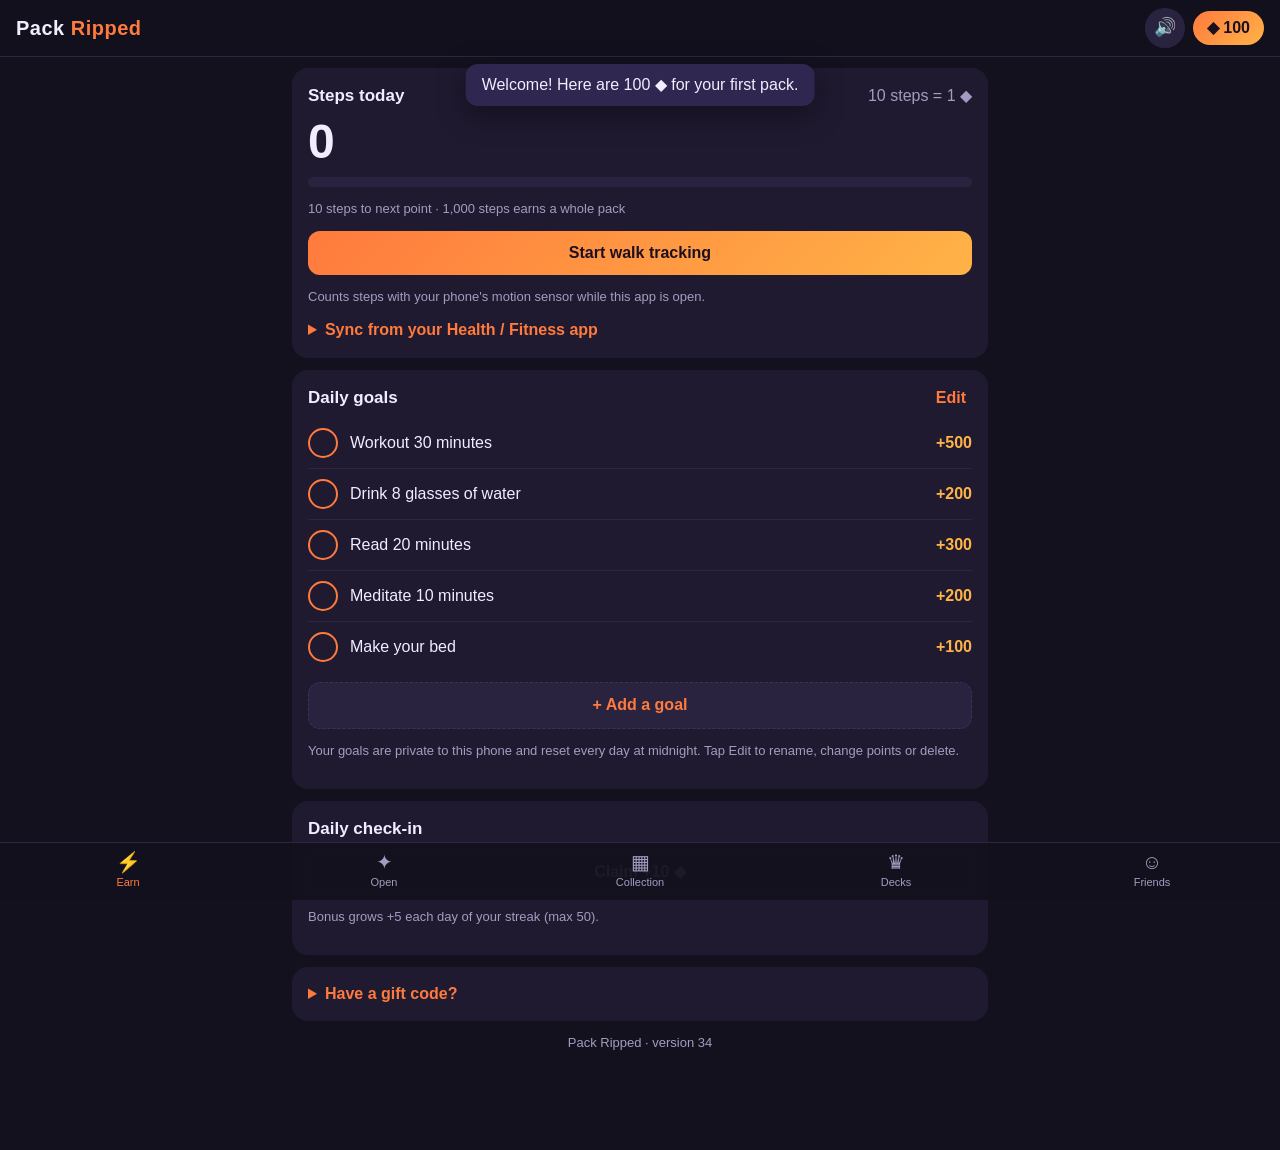
<file: index.html>
<!DOCTYPE html>
<html lang="en">
<head>
  <meta charset="utf-8">
  <meta name="viewport" content="width=device-width, initial-scale=1, viewport-fit=cover">
  <meta name="theme-color" content="#14111f">
  <meta name="apple-mobile-web-app-capable" content="yes">
  <meta name="mobile-web-app-capable" content="yes">
  <meta name="apple-mobile-web-app-status-bar-style" content="black-translucent">
  <meta name="apple-mobile-web-app-title" content="Pack Ripped">
  <title>Pack Ripped</title>
  <link rel="manifest" href="manifest.webmanifest">
  <link rel="icon" href="icons/icon.svg" type="image/svg+xml">
  <link rel="apple-touch-icon" href="icons/icon-180.png">
  <link rel="stylesheet" href="styles.css?v=34">
</head>
<body>
  <header class="topbar">
    <div class="brand">Pack <span>Ripped</span></div>
    <button class="sound-btn" id="soundBtn" aria-label="Sound on or off">🔊</button>
    <div class="points-chip" id="pointsChip" aria-live="polite">
      <span class="coin">◆</span> <b id="pointsVal">0</b>
    </div>
  </header>

  <main>
    <!-- EARN -->
    <section id="view-earn" class="view active">
      <div class="card-panel steps-panel">
        <div class="panel-head">
          <h2>Steps today</h2>
          <span class="muted" id="stepRate"></span>
        </div>
        <div class="step-big"><span id="stepsToday">0</span></div>
        <div class="progress"><div id="stepProgress"></div></div>
        <p class="muted small" id="stepNext"></p>
        <div class="row">
          <button class="btn primary" id="walkBtn">Start walk tracking</button>
        </div>
        <p class="muted small" id="walkStatus">Counts steps with your phone's motion sensor while this app is open.</p>
        <details class="manual">
          <summary>Sync from your Health / Fitness app</summary>
          <p class="muted small">Open your Health app and enter today's step total here. You only earn for new steps, so nothing gets counted twice.</p>
          <form id="manualStepsForm" class="row">
            <input type="number" inputmode="numeric" min="0" max="200000" id="manualSteps" placeholder="Today's total steps">
            <button class="btn" type="submit">Sync</button>
          </form>
        </details>
      </div>

      <div class="card-panel">
        <div class="panel-head">
          <h2>Daily goals</h2>
          <button class="link-btn" id="editTasksBtn">Edit</button>
        </div>
        <ul class="task-list" id="taskList"></ul>
        <button class="btn wide add-goal" id="addGoalBtn">+ Add a goal</button>
        <form id="addTaskForm" class="add-task hidden">
          <input id="newTaskName" placeholder="New task (e.g. 20 push-ups)" maxlength="60" required>
          <input id="newTaskPts" type="number" inputmode="numeric" min="1" max="5000" value="100" required>
          <button class="btn" type="submit">Add</button>
        </form>
        <p class="muted small">Your goals are private to this phone and reset every day at midnight. Tap Edit to rename, change points or delete.</p>
      </div>

      <div class="card-panel">
        <div class="panel-head"><h2>Daily check-in</h2></div>
        <button class="btn wide" id="checkinBtn">Claim daily bonus</button>
        <p class="muted small" id="streakText"></p>
      </div>
      <div class="card-panel">
        <details class="manual" style="margin-top:0">
          <summary>Have a gift code?</summary>
          <form id="giftForm" class="row">
            <input id="giftCode" placeholder="GIFT-XXXX-XXXX" autocapitalize="characters" autocorrect="off" spellcheck="false" maxlength="30">
            <button class="btn primary" type="submit" style="flex:none">Redeem</button>
          </form>
        </details>
      </div>
      <p class="muted small center-text">Pack Ripped · version 34</p>
    </section>

    <!-- OPEN -->
    <section id="view-open" class="view">
      <div class="seg game-switch" id="gameSwitch">
        <button data-game="magic" class="on">Magic</button>
        <button data-game="pokemon">Pokémon</button>
        <button data-game="squishy">Squishies</button>
      </div>
      <div id="squishRoot" class="hidden"></div>
      <button class="pw-entry random-entry" id="openRandom">
        <span class="pw-entry-icon">🎲</span>
        <span><b>Random pack · 50 ◆</b><small id="randomSub">A surprise set. 1 in 5 is a Collector Booster!</small></span>
        <span class="chev">›</span>
      </button>
      <button class="pw-entry" id="openPackWars">
        <span class="pw-entry-icon">⚔</span>
        <span><b>Pack Wars</b><small>Rip a pack and battle a friend with it</small></span>
        <span class="chev">›</span>
      </button>
      <div class="card-panel" id="setPanel">
        <div class="panel-head">
          <h2>Choose a set</h2>
          <span class="muted small" id="packCostText"></span>
        </div>
        <input type="search" id="setSearch" placeholder="Search sets…">
        <div class="set-list" id="setList"><p class="muted">Loading sets…</p></div>
      </div>
    </section>

    <!-- COLLECTION -->
    <section id="view-collection" class="view">
      <div class="seg folders" id="collFolders">
        <button data-folder="all" class="on">All <small>0</small></button>
        <button data-folder="magic">Magic <small>0</small></button>
        <button data-folder="pokemon">Pokémon <small>0</small></button>
        <button data-folder="squishy">Squishies <small>0</small></button>
      </div>
      <div class="card-panel">
        <div class="stats-row" id="collStats"></div>
        <div class="filters">
          <select id="collSet"><option value="">All sets</option></select>
          <select id="collRarity">
            <option value="">All rarities</option>
            <option value="mythic">Mythic</option>
            <option value="rare">Rare</option>
            <option value="uncommon">Uncommon</option>
            <option value="common">Common</option>
          </select>
          <select id="collSort">
            <option value="value">Sort: Value</option>
            <option value="recent">Sort: Recent</option>
            <option value="name">Sort: Name</option>
            <option value="count">Sort: Copies</option>
          </select>
        </div>
        <input type="search" id="collSearch" placeholder="Search your cards…">
      </div>
      <div class="grid" id="collGrid"></div>
      <div class="card-panel">
        <div class="panel-head"><h2>Recent packs</h2></div>
        <ul class="history" id="historyList"></ul>
      </div>
      <div class="card-panel">
        <div class="panel-head"><h2>Backup</h2></div>
        <p class="muted small">Your collection is saved on this phone, in this browser. Copy a backup now and then so you don't lose it.</p>
        <div class="row">
          <button class="btn" id="exportBtn">Copy backup</button>
          <button class="btn" id="importBtn">Restore</button>
        </div>
      </div>
    </section>
    <!-- PACK WARS -->
    <section id="view-packwars" class="view">
      <div id="pwRoot"></div>
    </section>

    <!-- FRIENDS -->
    <section id="view-friends" class="view">
      <div id="friendsRoot"></div>
    </section>

    <!-- DECKS -->
    <section id="view-decks" class="view">
      <div id="decksRoot"></div>
    </section>
  </main>

  <nav class="tabbar">
    <button data-view="earn" class="active"><span class="ti">⚡</span>Earn</button>
    <button data-view="open"><span class="ti">✦</span>Open</button>
    <button data-view="collection"><span class="ti">▦</span>Collection</button>
    <button data-view="decks"><span class="ti">♛</span>Decks</button>
    <button data-view="friends"><span class="ti">☺</span>Friends</button>
  </nav>

  <!-- Pack opening overlay -->
  <div class="overlay hidden" id="packOverlay">
    <div class="pack-stage" id="packStage"></div>
  </div>

  <!-- Card detail -->
  <div class="overlay hidden" id="cardModal">
    <div class="modal-inner" id="cardModalInner"></div>
  </div>

  <!-- Generic dialog -->
  <div class="overlay hidden" id="dialog">
    <div class="dialog-box" id="dialogBox"></div>
  </div>

  <div class="toast hidden" id="toast"></div>

  <script src="sounds.js?v=34"></script>
  <script src="fx.js?v=34"></script>
  <script src="odds.js?v=34"></script>
  <script src="pokemon.js?v=34"></script>
  <script src="commander.js?v=34"></script>
  <script src="app.js?v=34"></script>
  <script src="decks.js?v=34"></script>
  <script src="config.js?v=34"></script>
  <script src="vendor/supabase-2.119.0.js?v=34"></script>
  <script src="social.js?v=34"></script>
  <script src="trades.js?v=34"></script>
  <script src="squishies.js?v=34"></script>
  <script src="packwars-engine.js?v=34"></script>
  <script src="packwars.js?v=34"></script>
  <script>document.getElementById('openPackWars').onclick = () => window.PR.showView('packwars');</script>
</body>
</html>
</file>
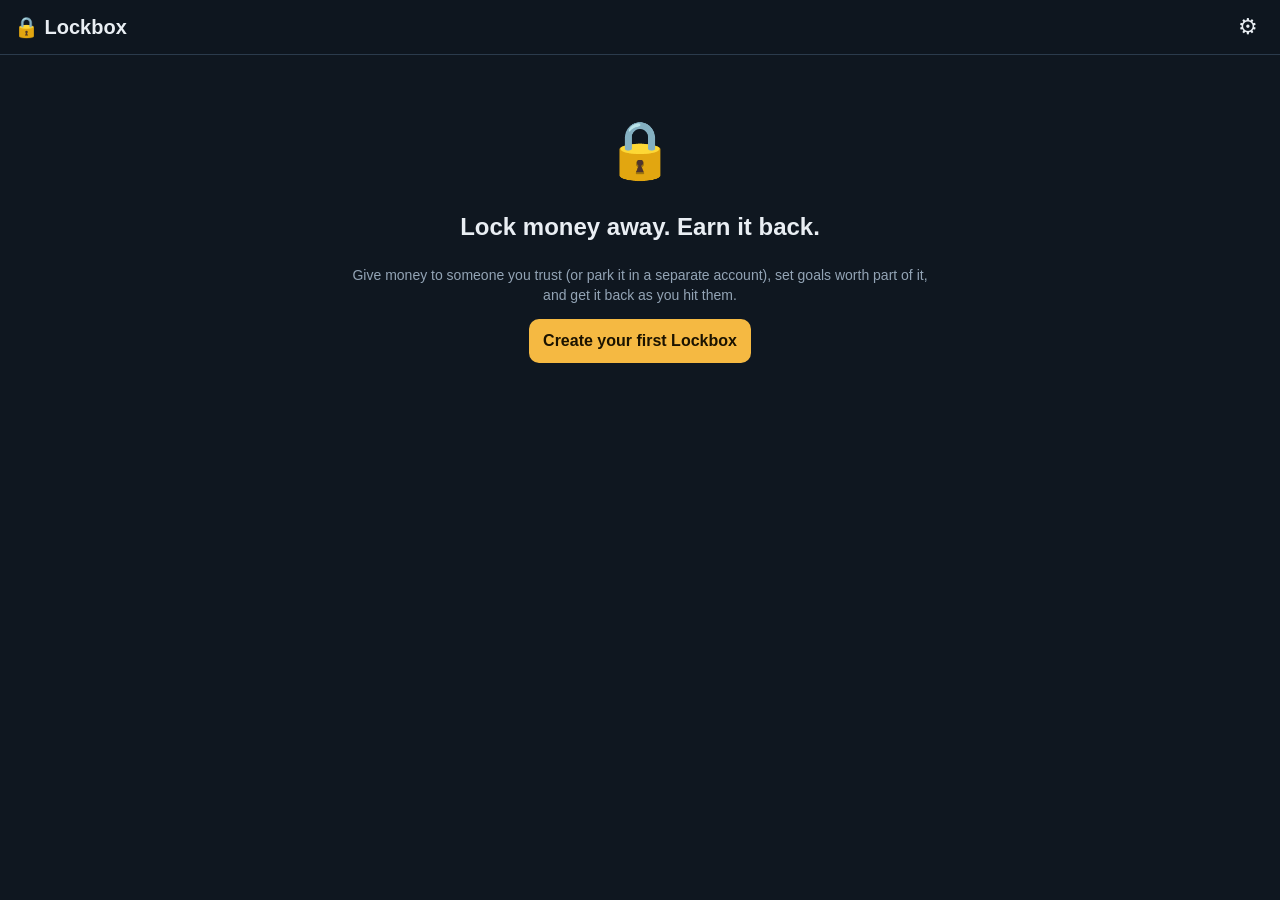
<file: lockbox/index.html>
<!doctype html>
<html lang="en">
<head>
  <meta charset="utf-8">
  <meta name="viewport" content="width=device-width, initial-scale=1, viewport-fit=cover">
  <title>Lockbox</title>
  <meta name="theme-color" content="#0f1720">
  <meta name="apple-mobile-web-app-capable" content="yes">
  <meta name="apple-mobile-web-app-title" content="Lockbox">
  <link rel="manifest" href="manifest.webmanifest">
  <link rel="icon" href="icons/icon.svg" type="image/svg+xml">
  <link rel="apple-touch-icon" href="icons/icon.svg">
  <link rel="stylesheet" href="styles.css">
</head>
<body>
  <header class="top">
    <button id="backBtn" class="icon-btn" hidden aria-label="Back">←</button>
    <h1 id="title">🔒 Lockbox</h1>
    <button id="menuBtn" class="icon-btn" aria-label="Settings">⚙︎</button>
  </header>
  <main id="view"></main>
  <dialog id="modal"><form method="dialog" id="modalForm"></form></dialog>
  <div id="toast" role="status" aria-live="polite"></div>
  <script src="app.js"></script>
</body>
</html>
</file>
<file: styles.css>
:root {
  --bg: #14111f;
  --panel: #1f1a30;
  --panel2: #2a2340;
  --text: #f1edff;
  --muted: #a49cc0;
  --accent: #ff7a3d;
  --accent2: #ffb347;
  --common: #c9c9c9;
  --uncommon: #b7d4e6;
  --rare: #e8c45a;
  --mythic: #ff6a2b;
  --radius: 16px;
  --safe-top: env(safe-area-inset-top, 0px);
  --safe-bottom: env(safe-area-inset-bottom, 0px);
}
* { box-sizing: border-box; -webkit-tap-highlight-color: transparent; }
html, body { margin: 0; background: var(--bg); color: var(--text); }
body {
  font: 16px/1.4 -apple-system, BlinkMacSystemFont, 'Segoe UI', Roboto, sans-serif;
  padding-top: calc(56px + var(--safe-top));
  padding-bottom: calc(72px + var(--safe-bottom));
  min-height: 100vh;
  overscroll-behavior-y: none;
}
button, input, select, textarea { font: inherit; color: inherit; }
.hidden { display: none !important; }
.muted { color: var(--muted); }
.small { font-size: 13px; }

/* top bar */
.topbar {
  position: fixed; inset: 0 0 auto 0; z-index: 10;
  padding: calc(8px + var(--safe-top)) 16px 8px;
  display: flex; align-items: center; justify-content: space-between;
  background: rgba(20, 17, 31, 0.92); backdrop-filter: blur(10px);
  border-bottom: 1px solid #2c2544;
}
.brand { font-weight: 800; font-size: 20px; letter-spacing: 0.5px; }
.brand span { color: var(--accent); }
.points-chip {
  background: linear-gradient(135deg, var(--accent), var(--accent2));
  color: #1b1020; padding: 6px 14px; border-radius: 999px; font-weight: 700;
}
.points-chip.bump { animation: bump 0.4s; }
@keyframes bump { 50% { transform: scale(1.18); } }

/* tabs */
.tabbar {
  position: fixed; inset: auto 0 0 0; z-index: 10; display: flex;
  background: rgba(20, 17, 31, 0.96); border-top: 1px solid #2c2544;
  padding-bottom: var(--safe-bottom);
}
.tabbar button {
  flex: 1; background: none; border: 0; padding: 8px 0 10px; color: var(--muted);
  font-size: 12px; display: flex; flex-direction: column; align-items: center; gap: 2px;
}
.tabbar button .ti { font-size: 20px; }
.tabbar button.active { color: var(--accent); }

main { padding: 12px; max-width: 720px; margin: 0 auto; }
.view { display: none; }
.view.active { display: block; }

.card-panel { background: var(--panel); border-radius: var(--radius); padding: 16px; margin-bottom: 12px; }
.panel-head { display: flex; align-items: baseline; justify-content: space-between; margin-bottom: 8px; }
h2 { font-size: 17px; margin: 0; }
h3 { margin: 8px 0 4px; }

.btn {
  background: var(--panel2); border: 1px solid #3b3258; border-radius: 12px;
  padding: 11px 16px; font-weight: 600; text-decoration: none; display: inline-block; text-align: center;
}
.btn.primary { background: linear-gradient(135deg, var(--accent), var(--accent2)); color: #1b1020; border: 0; }
.btn:disabled { opacity: 0.45; }
.btn.wide { width: 100%; }
.btn:active { transform: scale(0.97); }
.link-btn { background: none; border: 0; color: var(--accent); font-weight: 600; }
.row { display: flex; gap: 8px; margin-top: 10px; }
.row > * { flex: 1; }
.row.center { justify-content: center; }

input, select, textarea {
  background: var(--panel2); border: 1px solid #3b3258; border-radius: 12px; padding: 10px 12px; width: 100%;
}
input[type='search'] { margin-top: 8px; }

/* steps */
.step-big { font-size: 48px; font-weight: 800; line-height: 1.1; }
.progress { height: 10px; background: var(--panel2); border-radius: 99px; overflow: hidden; margin: 8px 0 4px; }
.progress div { height: 100%; background: linear-gradient(90deg, var(--accent), var(--accent2)); transition: width 0.3s; }
.manual { margin-top: 12px; }
.manual summary { color: var(--accent); font-weight: 600; cursor: pointer; }

/* tasks */
.task-list { list-style: none; padding: 0; margin: 0; }
.task { display: flex; align-items: center; gap: 12px; padding: 10px 0; border-bottom: 1px solid #2c2544; }
.task:last-child { border-bottom: 0; }
.task-check {
  width: 30px; height: 30px; border-radius: 50%; border: 2px solid var(--accent);
  background: none; color: #1b1020; font-weight: 900; flex: none;
}
.task.done .task-check { background: var(--accent); }
.task.done .task-name { color: var(--muted); text-decoration: line-through; }
.task-name { flex: 1; }
.task-pts { color: var(--accent2); font-weight: 700; }
.task-del { background: none; border: 0; color: #ff6b6b; font-size: 18px; }
.add-task { display: grid; grid-template-columns: 1fr 70px auto; gap: 8px; margin-top: 8px; }

/* sets */
.set-list { margin-top: 10px; }
.set-item {
  width: 100%; display: flex; align-items: center; gap: 12px; text-align: left;
  background: var(--panel2); border: 0; border-radius: 12px; padding: 10px 12px; margin-bottom: 8px;
}
.set-icon { width: 32px; height: 32px; filter: invert(1); opacity: 0.9; flex: none; }
.set-icon.big { width: 56px; height: 56px; display: block; margin: 0 auto; }
.set-meta { flex: 1; display: flex; flex-direction: column; }
.set-meta small { color: var(--muted); }
.set-cost { color: var(--accent2); font-weight: 700; white-space: nowrap; }
.set-cost.poor { color: var(--muted); }

/* overlays */
.overlay {
  position: fixed; inset: 0; z-index: 50; background: rgba(8, 6, 14, 0.94);
  display: flex; align-items: center; justify-content: center;
  padding: calc(16px + var(--safe-top)) 16px calc(16px + var(--safe-bottom));
  overflow-y: auto;
}
.dialog-box, .modal-inner {
  background: var(--panel); border-radius: 20px; padding: 20px; width: 100%; max-width: 420px;
  text-align: center; max-height: 100%; overflow-y: auto;
}
.odds { width: 100%; border-collapse: collapse; margin: 10px 0; text-align: left; font-size: 14px; }
.odds td { padding: 6px 4px; border-bottom: 1px solid #2c2544; }
.odds td:first-child { color: var(--accent2); font-weight: 700; white-space: nowrap; width: 1%; padding-right: 12px; }
textarea.backup { height: 160px; font-size: 12px; font-family: monospace; margin-top: 8px; }

/* pack */
.pack-stage { width: 100%; max-width: 420px; text-align: center; margin: auto; }
.loading { padding: 40px 0; }
.spinner {
  width: 44px; height: 44px; margin: 0 auto 12px; border-radius: 50%;
  border: 4px solid var(--panel2); border-top-color: var(--accent); animation: spin 0.8s linear infinite;
}
@keyframes spin { to { transform: rotate(360deg); } }
.pack {
  width: 230px; height: 360px; margin: 20px auto; position: relative; cursor: pointer;
  animation: float 2.4s ease-in-out infinite;
}
@keyframes float { 50% { transform: translateY(-8px) rotate(-1deg); } }
.pack-top {
  height: 34px; border-radius: 10px 10px 0 0;
  background: repeating-linear-gradient(90deg, #c9c3d8 0 6px, #a39cb6 6px 12px);
}
.pack-body {
  height: calc(100% - 34px); border-radius: 0 0 14px 14px; padding: 30px 16px;
  background: linear-gradient(160deg, #3a2a6a, #1a1335 50%, #5a2440);
  box-shadow: 0 20px 60px rgba(255, 122, 61, 0.25), inset 0 0 0 2px rgba(255, 255, 255, 0.08);
  display: flex; flex-direction: column; align-items: center; justify-content: center; gap: 14px;
  position: relative; overflow: hidden;
}
.pack-body::after {
  content: ''; position: absolute; inset: -50%;
  background: linear-gradient(115deg, transparent 40%, rgba(255, 255, 255, 0.18) 50%, transparent 60%);
  animation: sheen 3s infinite;
}
.pack-body img { width: 80px; height: 80px; filter: invert(1); }
.pack-name { font-weight: 800; font-size: 20px; }
.pack-type { color: var(--accent2); font-size: 13px; letter-spacing: 2px; text-transform: uppercase; }
.pack.ripping { animation: none; }
.pack.ripping .pack-top { transform: translate(40px, -60px) rotate(25deg); opacity: 0; transition: all 0.5s; }
.pack.ripping .pack-body { transform: translateY(30px) scale(0.95); opacity: 0; transition: all 0.6s 0.15s; }
.hint { color: var(--muted); }

/* reveal */
.reveal-count { color: var(--muted); font-weight: 700; margin-bottom: 8px; }
.reveal-card-wrap { perspective: 1200px; cursor: pointer; }
.flip { width: min(78vw, 320px); aspect-ratio: 488 / 680; margin: 0 auto; }
.flip-inner {
  position: relative; width: 100%; height: 100%; transform-style: preserve-3d;
  transition: transform 0.55s cubic-bezier(0.2, 0.8, 0.2, 1);
}
.flip.flipped .flip-inner { transform: rotateY(180deg); }
.flip-back, .flip-front {
  position: absolute; inset: 0; backface-visibility: hidden; -webkit-backface-visibility: hidden;
  border-radius: 4.75% / 3.5%; overflow: hidden;
}
.flip-front { transform: rotateY(180deg); background: #000; }
.flip-front img { width: 100%; height: 100%; object-fit: cover; display: block; }
.cardback {
  width: 100%; height: 100%;
  background: radial-gradient(circle at 50% 50%, #ff9a4a 0 14%, transparent 15%),
    radial-gradient(circle at 50% 50%, transparent 0 24%, #3b2a6b 25% 27%, transparent 28%),
    linear-gradient(160deg, #2a1d55, #120c26 60%, #3d1a33);
  border: 10px solid #1a1328; border-radius: inherit;
}
.flip.rare.flipped .flip-front { box-shadow: 0 0 40px 6px rgba(232, 196, 90, 0.55); }
.flip.mythic.flipped .flip-front { box-shadow: 0 0 60px 12px rgba(255, 106, 43, 0.7); }
.flip.mythic.flipped { animation: shake 0.5s 0.4s; }
@keyframes shake { 25% { transform: rotate(-2deg); } 75% { transform: rotate(2deg); } }
.pull-info { margin-top: 14px; min-height: 52px; }
.rarity-dot { display: inline-block; width: 10px; height: 10px; border-radius: 50%; margin-right: 6px; vertical-align: middle; }
.rarity-dot.common { background: var(--common); }
.rarity-dot.uncommon { background: var(--uncommon); }
.rarity-dot.rare { background: var(--rare); }
.rarity-dot.mythic { background: var(--mythic); }
.foil-tag, .new-tag {
  font-size: 11px; font-weight: 800; padding: 2px 6px; border-radius: 6px; margin-left: 6px; vertical-align: middle;
}
.foil-tag { background: linear-gradient(90deg, #8ef, #f8e, #fe8); color: #111; }
.new-tag { background: #3ddc84; color: #0d2a19; }

/* foil shimmer */
.is-foil { position: relative; }
.foil-sheen {
  position: absolute; inset: 0; pointer-events: none; border-radius: inherit; mix-blend-mode: color-dodge;
  background: linear-gradient(115deg, transparent 20%, rgba(255, 0, 180, 0.25) 35%, rgba(0, 220, 255, 0.3) 50%,
      rgba(255, 255, 0, 0.25) 65%, transparent 80%);
  background-size: 250% 250%; animation: foil 3s linear infinite;
}
@keyframes foil { from { background-position: 100% 0; } to { background-position: -150% 0; } }
@keyframes sheen { from { transform: translateX(-60%); } to { transform: translateX(60%); } }

/* grids */
.grid { display: grid; grid-template-columns: repeat(3, 1fr); gap: 8px; margin-bottom: 12px; }
@media (min-width: 560px) { .grid { grid-template-columns: repeat(4, 1fr); } }
.small-grid { grid-template-columns: repeat(4, 1fr); gap: 6px; margin-top: 10px; }
.mini { position: relative; border-radius: 6px; overflow: hidden; aspect-ratio: 488 / 680; background: #000; cursor: pointer; }
.mini img { width: 100%; height: 100%; object-fit: cover; display: block; }
.mini.rare { box-shadow: 0 0 0 2px var(--rare); }
.mini.mythic { box-shadow: 0 0 0 2px var(--mythic); }
.mini .qty {
  position: absolute; right: 4px; bottom: 4px; background: rgba(0, 0, 0, 0.75);
  font-size: 12px; font-weight: 700; padding: 1px 6px; border-radius: 8px;
}
.empty { grid-column: 1 / -1; text-align: center; padding: 30px 10px; background: var(--panel); border-radius: var(--radius); }
.summary .val { color: var(--accent2); }
.detail { position: relative; border-radius: 4.75% / 3.5%; overflow: hidden; width: min(70vw, 300px); margin: 0 auto; }
.detail img { width: 100%; display: block; }

/* collection stats */
.stats-row { display: grid; grid-template-columns: repeat(4, 1fr); text-align: center; gap: 4px; margin-bottom: 10px; }
.stats-row b { display: block; font-size: 18px; }
.stats-row small { color: var(--muted); font-size: 12px; }
.filters { display: grid; grid-template-columns: 1fr 1fr 1fr; gap: 6px; }
.filters select { padding: 8px; font-size: 14px; }
.history { list-style: none; padding: 0; margin: 0; }
.history li { display: flex; justify-content: space-between; padding: 8px 0; border-bottom: 1px solid #2c2544; gap: 10px; }
.history li:last-child { border-bottom: 0; }
.history small { display: block; color: var(--muted); font-size: 12px; }
.history .right { text-align: right; color: var(--accent2); font-weight: 700; }

.toast {
  position: fixed; left: 50%; transform: translateX(-50%); z-index: 100;
  top: calc(64px + var(--safe-top)); background: #2f2750; padding: 10px 16px;
  border-radius: 12px; box-shadow: 0 8px 30px rgba(0, 0, 0, 0.4); max-width: 90vw; text-align: center;
}

/* Collector Boosters */
.cb-badge { color: var(--rare); font-weight: 700; }
.seg { display: flex; gap: 6px; background: var(--panel2); padding: 4px; border-radius: 14px; margin: 10px 0 4px; }
.seg button {
  flex: 1; border: 0; background: none; border-radius: 10px; padding: 8px 4px; font-weight: 700; font-size: 14px;
  color: var(--muted); display: flex; flex-direction: column; align-items: center;
}
.seg button small { font-weight: 600; font-size: 12px; }
.seg button.on { background: linear-gradient(135deg, var(--accent), var(--accent2)); color: #1b1020; }
.pack.collector .pack-top { background: repeating-linear-gradient(90deg, #f3d77a 0 6px, #b8902e 6px 12px); }
.pack.collector .pack-body {
  background: linear-gradient(160deg, #0b0b0f, #1d1a12 50%, #3a2e10);
  box-shadow: 0 20px 70px rgba(232, 196, 90, 0.45), inset 0 0 0 2px rgba(232, 196, 90, 0.6);
}
.pack.collector .pack-type { color: var(--rare); }
.pack.collector .pack-body img { filter: invert(78%) sepia(55%) saturate(500%) hue-rotate(5deg); }

/* Decks */
.tabbar button .ti { line-height: 1.1; }
.center-text { text-align: center; }
.ok { color: #3ddc84; font-weight: 700; }
.bad { color: #ff6b6b; font-weight: 700; }
.deck-item {
  width: 100%; display: flex; gap: 12px; align-items: center; text-align: left; border: 0;
  background: var(--panel); border-radius: var(--radius); padding: 10px; margin-bottom: 10px;
}
.deck-art { display: flex; flex: none; }
.deck-art img { width: 64px; height: 64px; object-fit: cover; object-position: 50% 18%; border-radius: 12px; }
.deck-art img + img { margin-left: -24px; box-shadow: -2px 0 0 var(--panel); }
.deck-meta { display: flex; flex-direction: column; gap: 2px; min-width: 0; }
.deck-meta b { overflow: hidden; text-overflow: ellipsis; white-space: nowrap; }
.deck-meta small { color: var(--muted); }
.pip {
  display: inline-flex; align-items: center; justify-content: center; width: 20px; height: 20px; border-radius: 50%;
  font-size: 11px; font-weight: 800; color: #111; margin-right: 2px; vertical-align: middle;
}
.pip.sm { width: 17px; height: 17px; font-size: 10px; }
.pip-W { background: #f8f1d4; } .pip-U { background: #9fd3f2; } .pip-B { background: #b9aeb3; }
.pip-R { background: #f2a184; } .pip-G { background: #9dd3a8; } .pip-C, .pip-N { background: #cfcac4; }
.pip-H { background: linear-gradient(135deg, #f2a184, #9fd3f2); }
.deck-name { font-size: 20px; font-weight: 800; background: none; border: 1px solid transparent; padding: 4px 6px; margin: 4px -6px; }
.deck-name:focus { border-color: #3b3258; background: var(--panel2); }
.cmdr-row { display: flex; gap: 10px; margin: 8px 0; }
.cmdr { width: 46%; max-width: 180px; border-radius: 4.75% / 3.5%; overflow: hidden; cursor: pointer; padding: 0; border: 0; background: none; }
.cmdr img { width: 100%; display: block; }
.add-partner {
  aspect-ratio: 488 / 680; border: 2px dashed #3b3258; color: var(--accent); font-size: 36px;
  display: flex; flex-direction: column; align-items: center; justify-content: center;
}
.add-partner small { font-size: 13px; font-weight: 700; }
.identity { margin: 6px 0; }
.count-row { display: flex; align-items: baseline; gap: 6px; margin-top: 6px; }
.count-row b { font-size: 30px; }
.problems { margin: 8px 0 0; padding-left: 18px; color: #ff8f8f; font-size: 14px; }
.problems li { margin-bottom: 3px; }
.tabs-seg { margin: 0 0 12px; }
.dl { list-style: none; padding: 0; margin: 0; }
.dl li { display: flex; align-items: center; gap: 8px; padding: 7px 0; border-bottom: 1px solid #2c2544; }
.dl li:last-child { border-bottom: 0; }
.dl-n { width: 22px; color: var(--muted); font-weight: 700; }
.dl-name { flex: 1; min-width: 0; cursor: pointer; }
.dl-cost { white-space: nowrap; }
.dl-minus { background: var(--panel2); border: 0; width: 30px; height: 30px; border-radius: 50%; font-size: 18px; flex: none; }
.basics { display: grid; grid-template-columns: repeat(3, 1fr); gap: 10px; margin-bottom: 10px; }
.basic { text-align: center; }
.basic-art { aspect-ratio: 1; border-radius: 12px; overflow: hidden; background: var(--panel2); display: flex; align-items: center; justify-content: center; font-weight: 800; font-size: 24px; }
.basic-art img { width: 100%; height: 100%; object-fit: cover; object-position: 50% 0; transform: scale(1.6); transform-origin: 50% 20%; }
.basic-name { font-size: 13px; margin: 4px 0; }
.stepper { display: flex; align-items: center; justify-content: space-between; background: var(--panel2); border-radius: 10px; }
.stepper button { background: none; border: 0; width: 34px; height: 32px; font-size: 18px; color: var(--accent); }
.filters.two { grid-template-columns: 1fr 120px; }
.filters.two input { margin-top: 0; }
.mini.maxed img { opacity: 0.35; }
.mini .info {
  position: absolute; top: 4px; right: 4px; width: 26px; height: 26px; border-radius: 50%; border: 0;
  background: rgba(0, 0, 0, 0.7); font-size: 15px; line-height: 1; padding: 0;
}
.mini .tag {
  position: absolute; left: 4px; bottom: 4px; background: rgba(20, 17, 31, 0.9); font-size: 11px; font-weight: 700;
  padding: 2px 6px; border-radius: 8px; color: #3ddc84;
}
.mini .tag.bad-tag { color: #ff6b6b; }
.col { display: flex; flex-direction: column; gap: 8px; margin-top: 12px; }
.btn.danger { background: #4a1f2a; border-color: #6b2a3a; color: #ffb3b3; }
.mx-btn { margin-bottom: 12px; border-color: #5a4a8a; }
label.check { display: flex; gap: 8px; align-items: center; text-align: left; margin: 10px 0 4px; font-size: 14px; }
label.check input { width: 18px; height: 18px; flex: none; }
ol.steps { text-align: left; font-size: 14px; color: var(--muted); padding-left: 20px; margin: 12px 0; }
ol.steps li { margin-bottom: 4px; }
ol.steps b { color: var(--text); }

/* Friends */
.tabbar button { font-size: 11px; }
.small-seg { margin: 6px 0; }
.small-seg button { padding: 6px 4px; font-size: 13px; }
.board { list-style: none; padding: 0; margin: 10px 0 4px; }
.board li { display: flex; align-items: center; gap: 10px; padding: 9px 8px; border-radius: 10px; }
.board li:nth-child(odd) { background: rgba(255, 255, 255, 0.03); }
.board li.me { background: rgba(255, 122, 61, 0.15); outline: 1px solid rgba(255, 122, 61, 0.4); }
.board .rk { width: 28px; text-align: center; font-weight: 800; color: var(--muted); }
.board .nm { flex: 1; font-weight: 600; min-width: 0; overflow: hidden; text-overflow: ellipsis; white-space: nowrap; }
.board .st { font-weight: 800; color: var(--accent2); }
.people { list-style: none; padding: 0; margin: 0; }
.people li { display: flex; align-items: center; gap: 10px; padding: 10px 0; border-bottom: 1px solid #2c2544; }
.people li:last-child { border-bottom: 0; }
.people li b { flex: 1; }
.people li.friend { cursor: pointer; }
.avatar {
  width: 38px; height: 38px; border-radius: 50%; flex: none; display: flex; align-items: center; justify-content: center;
  background: linear-gradient(135deg, #6b4bd6, #ff7a3d); font-weight: 800;
}
.avatar.dim { opacity: 0.5; }
.avatar.big { width: 56px; height: 56px; font-size: 24px; }
.pmeta { flex: 1; display: flex; flex-direction: column; min-width: 0; }
.pmeta small { color: var(--muted); font-size: 12px; }
.chev { color: var(--muted); font-size: 22px; }
.small-btn { padding: 7px 12px; font-size: 14px; flex: none; }
.badge { background: var(--accent); color: #1b1020; font-weight: 800; border-radius: 99px; padding: 1px 9px; font-size: 13px; }
.friend-head { display: flex; gap: 12px; align-items: center; }
.friend-head h2 { margin: 0; }

/* Pack Wars */
.pw-entry {
  width: 100%; display: flex; align-items: center; gap: 12px; text-align: left; border: 0; margin-bottom: 12px;
  border-radius: var(--radius); padding: 14px 16px; color: var(--text);
  background: linear-gradient(135deg, #3a1d5c, #5a2440); box-shadow: inset 0 0 0 1px rgba(255, 122, 61, 0.35);
}
.pw-entry b { display: block; font-size: 17px; }
.pw-entry small { color: #d9cfee; }
.pw-entry span:nth-child(2) { flex: 1; }
.pw-entry-icon { font-size: 28px; }
.pw-table { display: flex; flex-direction: column; gap: 6px; }
.pw-table.busy { opacity: 0.85; }
.pw-bar { display: flex; align-items: center; gap: 8px; background: var(--panel); border-radius: 12px; padding: 8px 10px; flex-wrap: wrap; }
.pw-bar.opp { border-top: 3px solid #6b4bd6; }
.pw-bar.mine { border-bottom: 3px solid var(--accent); }
.pw-name { flex: 1; min-width: 60px; overflow: hidden; text-overflow: ellipsis; white-space: nowrap; }
.pw-life { font-weight: 800; font-size: 18px; color: #ff8f8f; }
.pw-stat { font-size: 13px; color: var(--muted); white-space: nowrap; }
.btnlike { background: var(--panel2); border: 0; border-radius: 8px; padding: 4px 7px; }
.life-ctl { display: flex; align-items: center; gap: 4px; }
.life-ctl button { width: 30px; height: 30px; border-radius: 50%; border: 0; background: var(--panel2); font-size: 18px; color: var(--accent); }
.bf { background: rgba(255, 255, 255, 0.025); border-radius: 12px; padding: 6px; min-height: 90px; }
.bf-row { display: flex; flex-wrap: wrap; gap: 6px; min-height: 40px; padding: 2px 0; }
.bf-row.lands .pwc { width: 44px; }
.bf-empty { height: 1px; }
.pwc {
  position: relative; width: 58px; aspect-ratio: 488 / 680; border-radius: 4px; overflow: hidden; flex: none;
  background: #2a2340; cursor: pointer; transition: transform 0.15s;
}
.bf .pwc.tapped { transform: rotate(90deg) scale(0.8); margin: 0 8px; opacity: 0.85; }
.pwc img { width: 100%; height: 100%; object-fit: cover; display: block; }
.pwc-name { font-size: 9px; padding: 3px; display: block; }
.pwc .ctr { position: absolute; bottom: 2px; left: 2px; right: 2px; text-align: center; background: rgba(0, 0, 0, 0.8); color: #3ddc84; font-size: 10px; font-weight: 800; border-radius: 4px; }
.pw-mid { display: flex; flex-direction: column; gap: 4px; align-items: stretch; }
.pw-turn { text-align: center; font-size: 14px; }
.pw-log { background: var(--panel); border: 0; border-radius: 10px; padding: 6px 10px; text-align: left; font-size: 12px; color: var(--muted); }
.pw-log b { color: var(--text); }
.log-full { max-height: 50vh; overflow-y: auto; text-align: left; font-size: 13px; margin: 8px 0; }
.log-full div { padding: 4px 0; border-bottom: 1px solid #2c2544; }
.hand { display: flex; gap: 6px; overflow-x: auto; padding: 6px 2px 10px; background: var(--panel); border-radius: 12px; min-height: 110px; align-items: center; }
.hand .pwc { width: 72px; }
.pw-actions { display: grid; grid-template-columns: 1fr 1fr 1.3fr 52px; gap: 6px; }
.pw-actions .btn { padding: 11px 6px; font-size: 14px; }
.sheet-img { width: 140px; border-radius: 8px; display: block; margin: 0 auto; }
.result { text-align: center; padding: 14px; border-radius: 14px; }
.result.win { background: rgba(61, 220, 132, 0.15); }
.result.lose { background: rgba(255, 107, 107, 0.12); }
.result h2 { margin-bottom: 8px; }
.pass-screen { text-align: center; padding: 60px 20px; display: flex; flex-direction: column; align-items: center; gap: 12px; }
.deck-stack { position: relative; width: 120px; height: 168px; margin: 16px auto; }
.deck-stack .cardback { position: absolute; inset: 0; border-radius: 8px; box-shadow: 0 4px 14px rgba(0, 0, 0, 0.5); }
.deck-stack .cardback:nth-child(1) { transform: rotate(-6deg); }
.deck-stack .cardback:nth-child(2) { transform: rotate(4deg); }
.deck-stack span {
  position: absolute; right: -10px; bottom: -10px; background: var(--accent); color: #1b1020; font-weight: 800;
  border-radius: 99px; padding: 4px 10px;
}
.big-score { font-size: 22px; font-weight: 800; margin: 6px 0; }
.pw-score { display: flex; align-items: center; gap: 8px; font-size: 13px; color: var(--muted); }
.pw-score span { flex: 1; }
.pw-score b { color: var(--text); }
.chip { background: var(--panel2); border: 1px solid #3b3258; border-radius: 99px; padding: 3px 10px; font-size: 12px; color: var(--accent2); }
.owe { background: rgba(255, 179, 71, 0.15); border: 1px solid rgba(255, 179, 71, 0.5); border-radius: 10px; padding: 8px 10px; font-size: 13px; }
small.block { display: block; font-weight: 500; font-size: 12px; margin-top: 2px; }
.btn:disabled small.block { color: var(--muted); }

/* Trades */
.trade { background: var(--panel2); border-radius: 12px; padding: 10px; margin-bottom: 10px; }
.trade-head { display: flex; flex-direction: column; margin-bottom: 6px; }
.trade-sides { display: grid; grid-template-columns: 1fr 1fr; gap: 10px; }
.trade-sides p { margin: 4px 0; }
.trade-thumbs { display: flex; flex-wrap: wrap; gap: 4px; margin-top: 4px; }
.mini.tiny { width: 46px; border-radius: 4px; }
.mini.tiny .qty { font-size: 10px; padding: 0 4px; }
.mini.picked { box-shadow: 0 0 0 3px var(--accent); }
.mini.picked .qty { background: var(--accent); color: #1b1020; }
.pick-row { display: flex; align-items: center; justify-content: space-between; gap: 10px; text-align: left; }
.pick-row .stepper { width: 110px; }
.trade-summary { position: sticky; bottom: calc(72px + var(--safe-bottom)); box-shadow: 0 -8px 24px rgba(0, 0, 0, 0.4); }

.random-entry { background: linear-gradient(135deg, #1d4a5c, #2a2a6a); box-shadow: inset 0 0 0 1px rgba(120, 200, 255, 0.35); }

/* Card games: Magic / Pokémon */
.game-switch { margin: 0 0 12px; }
.folders { margin: 0 0 12px; }
.folders button small { display: inline; font-size: 12px; opacity: 0.8; margin-left: 4px; }
.set-icon.pk { filter: none; object-fit: contain; }
.pk-logo { display: block; max-width: 200px; max-height: 80px; margin: 6px auto; object-fit: contain; filter: none !important; }
.pack-body .pk-logo { width: 150px; height: auto; }
.pack.pokemon .pack-top { background: repeating-linear-gradient(90deg, #ffde59 0 6px, #e0b100 6px 12px); }
.pack.pokemon .pack-body { background: linear-gradient(160deg, #1f4fa8, #12306b 55%, #c8242b); box-shadow: 0 20px 60px rgba(255, 222, 89, 0.3), inset 0 0 0 2px rgba(255, 222, 89, 0.5); }
.pack.pokemon .pack-body img { filter: none; width: 46px; height: 46px; object-fit: contain; }
.pack.pokemon .pack-body img.pk-logo { width: 160px; height: auto; max-height: 90px; }
.pack.pokemon .pack-type { color: #ffde59; }
.set-icon.pk { width: 56px; height: 32px; }

/* Squishies */
.folders button { font-size: 13px; padding: 8px 2px; }
.sq-strip { display: flex; gap: 6px; overflow-x: auto; margin: 6px 0 10px; }
.sq-strip img { width: 54px; border-radius: 6px; flex: none; }
.sq-strip img.unowned { opacity: 0.35; filter: grayscale(0.7); }
.sq-items { list-style: none; padding: 0; margin: 6px 0; }
.sq-items li { display: flex; align-items: center; gap: 8px; padding: 6px 0; border-bottom: 1px solid #2c2544; }
.sq-items li span { flex: 1; }
.sq-items select { width: auto; padding: 6px; font-size: 13px; }
.squish-brand .add-task { grid-template-columns: 1fr 110px auto; }
.squish-big { width: 160px; margin: 0 auto; cursor: default; }
.bag { width: 150px; height: 190px; margin: 10px auto; cursor: pointer; animation: wobble 1.6s ease-in-out infinite; }
@keyframes wobble { 25% { transform: rotate(-4deg) scale(1.02); } 75% { transform: rotate(4deg) scale(0.98); } }
.bag-top { height: 24px; border-radius: 10px 10px 0 0; background: repeating-linear-gradient(90deg, #ff9ecb 0 6px, #e874ad 6px 12px); }
.bag-body {
  height: calc(100% - 24px); border-radius: 0 0 26px 26px; display: flex; flex-direction: column; align-items: center; justify-content: center;
  background: radial-gradient(circle at 30% 25%, #ffd1e8, #b06ad9 70%); color: #2a1440; gap: 4px;
}
.bag-body span { font-size: 54px; font-weight: 900; }
.bag.opening { animation: none; transform: scale(1.25); opacity: 0; transition: all 0.5s; }

.sound-btn { margin-left: auto; margin-right: 8px; background: var(--panel2); border: 0; border-radius: 99px; width: 40px; height: 40px; font-size: 18px; }

/* Effects */
.fx-canvas { position: fixed; inset: 0; width: 100vw; height: 100vh; pointer-events: none; z-index: 200; }
.fx-flash { position: fixed; inset: 0; pointer-events: none; z-index: 190; background: radial-gradient(circle at 50% 45%, rgba(255, 255, 255, 0.85), rgba(255, 200, 120, 0.35) 45%, transparent 75%); animation: fxflash 0.55s ease-out forwards; }
@keyframes fxflash { from { opacity: 1; } to { opacity: 0; } }

/* RMS spinner wheel */
.spinner-wrap { position: relative; width: 220px; height: 236px; margin: 6px auto; cursor: pointer; }
.spin-pointer { position: absolute; top: -4px; left: 50%; transform: translateX(-50%); color: #fff; font-size: 26px; z-index: 2; text-shadow: 0 2px 6px rgba(0, 0, 0, 0.6); }
.wheel {
  position: absolute; top: 16px; left: 0; width: 220px; height: 220px; border-radius: 50%;
  border: 6px solid #fff; box-shadow: 0 10px 40px rgba(255, 158, 203, 0.4);
  background: conic-gradient(#ff9ecb 0 45deg, #ffd84d 45deg 90deg, #8de0b8 90deg 135deg, #8fd0ff 135deg 180deg,
    #c9a7ff 180deg 225deg, #ffb27a 225deg 270deg, #a0f0f0 270deg 315deg, #ff8fa3 315deg 360deg);
  display: flex; align-items: center; justify-content: center;
  transition: transform 1.8s cubic-bezier(0.12, 0.8, 0.15, 1);
}
.wheel span { background: #1b1430; color: #fff; font-weight: 900; border-radius: 50%; width: 74px; height: 74px; display: flex; align-items: center; justify-content: center; font-size: 18px; }

.squish-big img, .sq-strip img { background: #fff; object-fit: contain; }
.mini img[src*="cdn.shopify.com"] { background: #fff; object-fit: contain; }
.mini img[src*="bigcommerce.com"] { background: #fff; object-fit: contain; }

/* Goals */
.add-goal { margin-top: 10px; border-style: dashed; color: var(--accent); }
.chips { display: flex; flex-wrap: wrap; gap: 6px; margin: 6px 0; justify-content: center; }
.chip-btn { background: var(--panel2); border: 1px solid #3b3258; border-radius: 99px; padding: 7px 12px; font-size: 14px; color: var(--text); }
.chip-btn.on { background: linear-gradient(135deg, var(--accent), var(--accent2)); color: #1b1020; border-color: transparent; font-weight: 700; }
.chip-input { width: 90px; padding: 7px 10px; border-radius: 99px; font-size: 14px; }

/* Sign-in gate + admin */
.auth-gate { position: fixed; inset: 0; z-index: 300; background: var(--bg); overflow-y: auto;
  padding: calc(30px + var(--safe-top)) 16px calc(30px + var(--safe-bottom)); }
.gate-inner { max-width: 440px; margin: 0 auto; }
.gate-brand { font-size: 34px; text-align: center; margin: 20px 0 24px; }
.admin-btn { margin-top: 10px; border-color: #5a4a8a; }
.admin-tiles { display: grid; grid-template-columns: repeat(4, 1fr); gap: 8px; text-align: center; margin: 10px 0; }
.admin-tiles div { background: var(--panel2); border-radius: 10px; padding: 8px 2px; }
.admin-tiles b { display: block; font-size: 20px; }
.admin-tiles small { color: var(--muted); font-size: 11px; }
</file>
<file: lockbox/styles.css>
:root {
  --bg: #0f1720;
  --card: #18232f;
  --card2: #1f2d3b;
  --line: #2b3b4c;
  --text: #e9eef3;
  --muted: #93a4b5;
  --gold: #f5b942;
  --green: #4cc38a;
  --red: #ef6b6b;
  --blue: #6aa8ff;
  --radius: 14px;
}
* { box-sizing: border-box; }
html, body { margin: 0; background: var(--bg); color: var(--text); }
body {
  font: 16px/1.45 -apple-system, BlinkMacSystemFont, "Segoe UI", Roboto, sans-serif;
  padding-bottom: env(safe-area-inset-bottom);
  -webkit-tap-highlight-color: transparent;
}
.top {
  position: sticky; top: 0; z-index: 5;
  display: flex; align-items: center; gap: 8px;
  padding: calc(10px + env(safe-area-inset-top)) 14px 10px;
  background: rgba(15, 23, 32, 0.92); backdrop-filter: blur(8px);
  border-bottom: 1px solid var(--line);
}
.top h1 { flex: 1; margin: 0; font-size: 20px; white-space: nowrap; overflow: hidden; text-overflow: ellipsis; }
.icon-btn { background: none; border: 0; color: var(--text); font-size: 22px; padding: 4px 8px; cursor: pointer; }
main { max-width: 640px; margin: 0 auto; padding: 14px; }

.card { background: var(--card); border: 1px solid var(--line); border-radius: var(--radius); padding: 14px; margin-bottom: 12px; }
.card h2 { margin: 0 0 6px; font-size: 17px; }
.card h3 { margin: 0 0 8px; font-size: 15px; color: var(--muted); text-transform: uppercase; letter-spacing: 0.04em; }
.pot-link { display: block; color: inherit; text-decoration: none; cursor: pointer; }
.muted { color: var(--muted); font-size: 14px; }
.small { font-size: 13px; }
.row { display: flex; align-items: center; gap: 10px; }
.row.between { justify-content: space-between; }
.wrap { flex-wrap: wrap; }
.grow { flex: 1; min-width: 0; }

.stats { display: grid; grid-template-columns: repeat(3, 1fr); gap: 8px; margin: 10px 0; }
.stat { background: var(--card2); border-radius: 10px; padding: 8px; text-align: center; }
.stat b { display: block; font-size: 18px; }
.stat span { font-size: 12px; color: var(--muted); }
.stat.gold b { color: var(--gold); }
.stat.green b { color: var(--green); }

.bar { height: 10px; background: var(--card2); border-radius: 99px; overflow: hidden; display: flex; }
.bar i { display: block; height: 100%; }
.bar .got { background: var(--green); }
.bar .owed { background: var(--gold); }

.goal { border-top: 1px solid var(--line); padding: 12px 0; }
.goal:first-of-type { border-top: 0; padding-top: 4px; }
.goal .amt { font-weight: 700; white-space: nowrap; }
.goal.done .title { text-decoration: line-through; color: var(--muted); }
.tag { display: inline-block; font-size: 12px; padding: 2px 8px; border-radius: 99px; background: var(--card2); color: var(--muted); }
.tag.claimed { background: rgba(106, 168, 255, 0.15); color: var(--blue); }
.tag.approved { background: rgba(245, 185, 66, 0.15); color: var(--gold); }
.tag.paid { background: rgba(76, 195, 138, 0.15); color: var(--green); }
.tag.warn { background: rgba(239, 107, 107, 0.15); color: var(--red); }

.notice { border-radius: 10px; padding: 10px 12px; margin: 10px 0; font-size: 14px; }
.notice.gold { background: rgba(245, 185, 66, 0.12); border: 1px solid rgba(245, 185, 66, 0.4); }
.notice.red { background: rgba(239, 107, 107, 0.1); border: 1px solid rgba(239, 107, 107, 0.4); }
.notice.green { background: rgba(76, 195, 138, 0.1); border: 1px solid rgba(76, 195, 138, 0.4); }

button.btn, a.btn {
  display: inline-block; border: 0; border-radius: 10px; padding: 10px 14px;
  font: inherit; font-weight: 600; cursor: pointer; text-decoration: none; text-align: center;
  background: var(--card2); color: var(--text);
}
.btn.primary { background: var(--gold); color: #1b1300; }
.btn.green { background: var(--green); color: #052014; }
.btn.danger { background: transparent; color: var(--red); border: 1px solid rgba(239, 107, 107, 0.5); }
.btn.ghost { background: transparent; border: 1px solid var(--line); }
.btn.sm { padding: 6px 10px; font-size: 14px; }
.btn.block { display: block; width: 100%; }
.btn:disabled { opacity: 0.45; cursor: not-allowed; }
.actions { display: flex; gap: 8px; flex-wrap: wrap; margin-top: 8px; }

label { display: block; margin: 10px 0 4px; font-size: 14px; color: var(--muted); }
input, select, textarea {
  width: 100%; font: inherit; color: var(--text); background: var(--bg);
  border: 1px solid var(--line); border-radius: 10px; padding: 10px;
}
textarea { min-height: 70px; resize: vertical; }
input:focus, select:focus, textarea:focus { outline: 2px solid var(--gold); outline-offset: -1px; }
.hint { font-size: 12px; color: var(--muted); margin-top: 3px; }

.log { list-style: none; margin: 0; padding: 0; font-size: 13px; }
.log li { padding: 6px 0; border-top: 1px solid var(--line); color: var(--muted); }
.log li:first-child { border-top: 0; }
.log time { color: var(--text); margin-right: 6px; }

.empty { text-align: center; padding: 40px 10px; }
.empty .big { font-size: 56px; }

dialog {
  width: min(92vw, 460px); border: 1px solid var(--line); border-radius: var(--radius);
  background: var(--card); color: var(--text); padding: 18px;
}
dialog::backdrop { background: rgba(0, 0, 0, 0.6); }
dialog h2 { margin: 0 0 6px; font-size: 18px; }
.err { color: var(--red); font-size: 14px; min-height: 1em; margin-top: 6px; }

#toast {
  position: fixed; left: 50%; bottom: calc(20px + env(safe-area-inset-bottom)); transform: translateX(-50%) translateY(20px);
  background: var(--card2); border: 1px solid var(--line); border-radius: 99px; padding: 10px 16px;
  opacity: 0; pointer-events: none; transition: 0.25s; font-size: 14px; max-width: 90vw;
}
#toast.show { opacity: 1; transform: translateX(-50%); }
</file>
